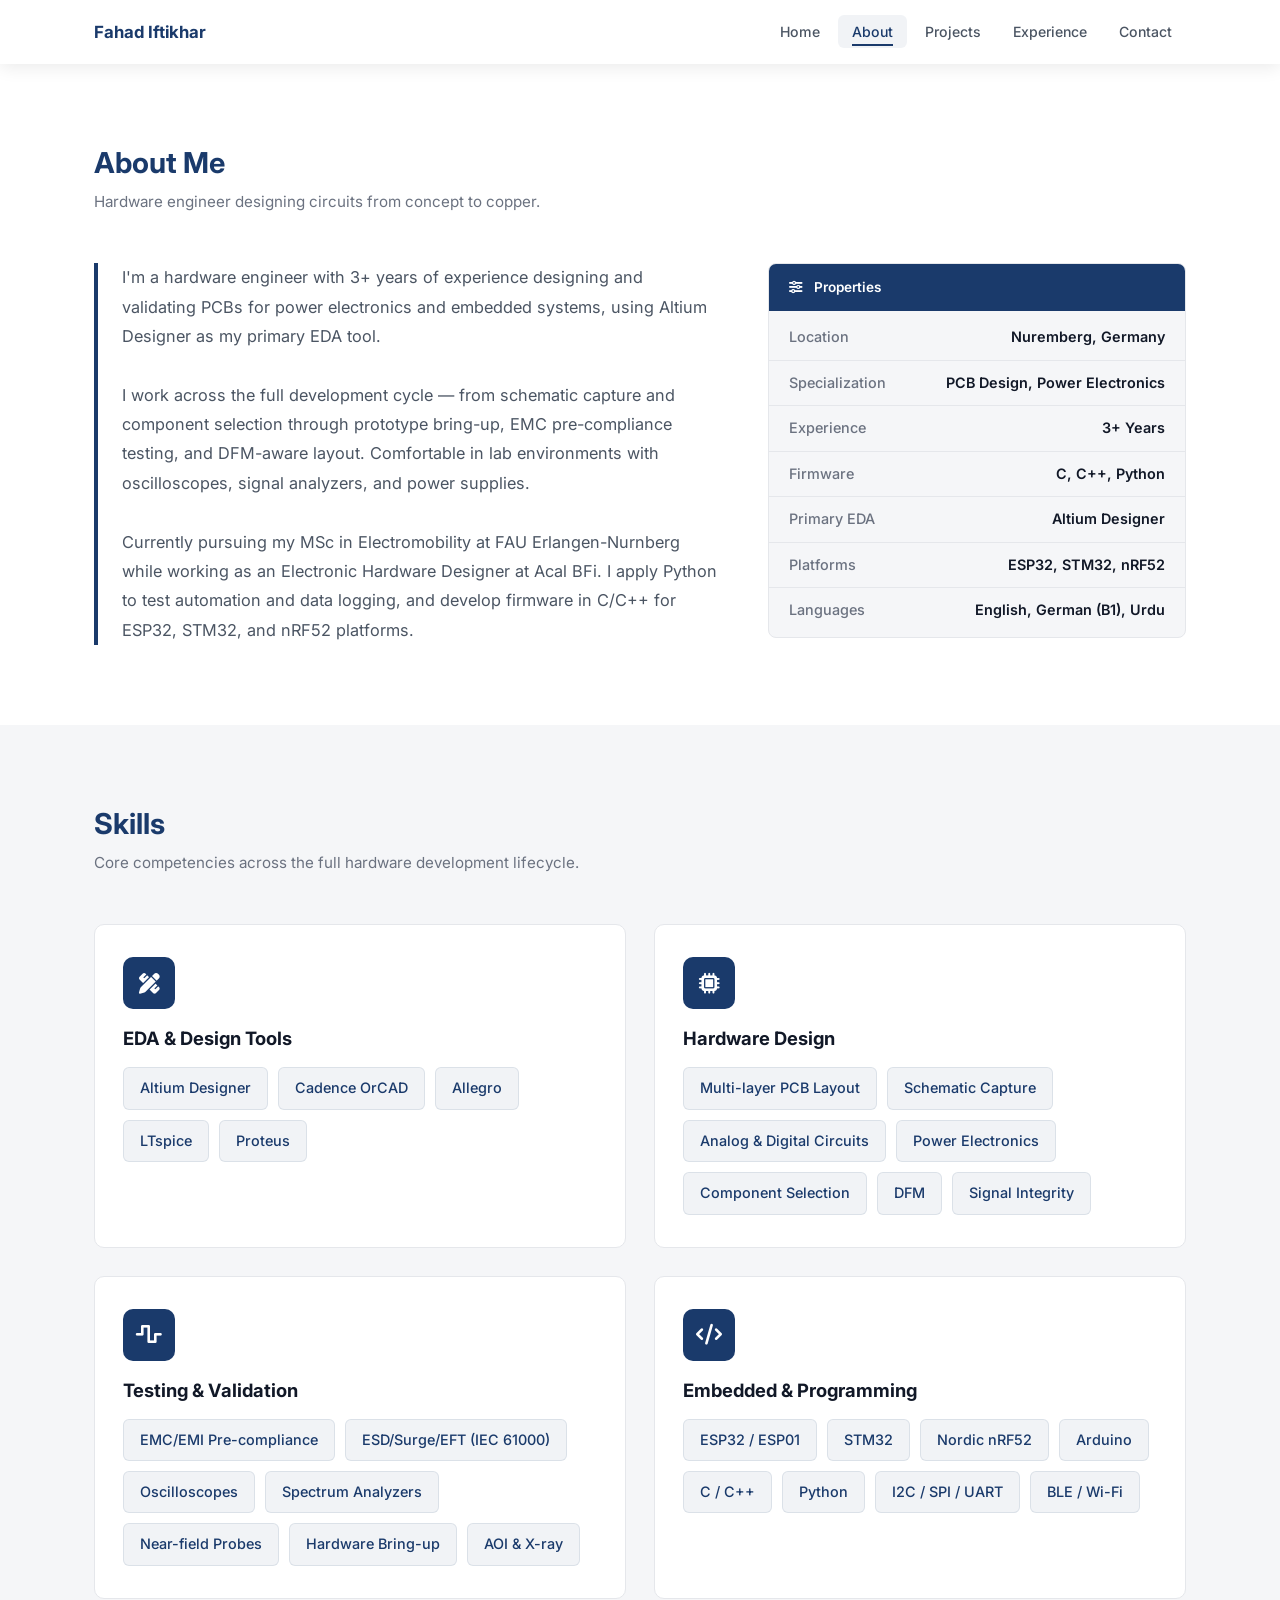
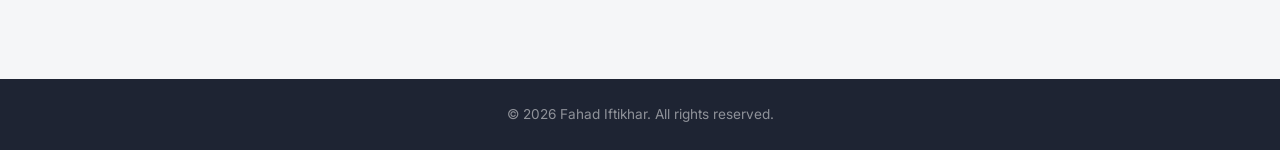
<file: about.html>
<!DOCTYPE html>
<html lang="en">
<head>
    <meta charset="UTF-8">
    <meta name="viewport" content="width=device-width, initial-scale=1.0">
    <title>About | Fahad Iftikhar</title>
    <link rel="preconnect" href="https://fonts.googleapis.com">
    <link rel="preconnect" href="https://fonts.gstatic.com" crossorigin>
    <link href="https://fonts.googleapis.com/css2?family=Playfair+Display:wght@700;800;900&family=Inter:wght@300;400;500;600;700&display=swap" rel="stylesheet">
    <link rel="stylesheet" href="https://cdnjs.cloudflare.com/ajax/libs/font-awesome/6.5.1/css/all.min.css">
    <link rel="stylesheet" href="styles.css">
</head>
<body>

    <!-- NAVBAR -->
    <nav class="navbar navbar--solid" id="navbar">
        <div class="nav-inner">
            <a href="index.html" class="nav-logo">Fahad Iftikhar</a>
            <button class="nav-hamburger" id="navHamburger" aria-label="Toggle navigation">
                <span></span><span></span><span></span>
            </button>
            <ul class="nav-links" id="navLinks">
                <li><a href="index.html">Home</a></li>
                <li><a href="about.html" class="active">About</a></li>
                <li><a href="projects.html">Projects</a></li>
                <li><a href="experience.html">Experience</a></li>
                <li><a href="contact.html">Contact</a></li>
            </ul>
        </div>
    </nav>

    <!-- PAGE HEADER -->
    <div style="height:var(--nav-height);"></div>

    <!-- ABOUT -->
    <section class="section-padding">
        <div class="container">
            <h2 class="section-title">About Me</h2>
            <p class="section-subtitle">Hardware engineer designing circuits from concept to copper.</p>
            <div class="about-grid">
                <div class="about-text">
                    <p>I'm a hardware engineer with 3+ years of experience designing and validating PCBs for power electronics and embedded systems, using Altium Designer as my primary EDA tool.</p>
                    <br>
                    <p>I work across the full development cycle — from schematic capture and component selection through prototype bring-up, EMC pre-compliance testing, and DFM-aware layout. Comfortable in lab environments with oscilloscopes, signal analyzers, and power supplies.</p>
                    <br>
                    <p>Currently pursuing my MSc in Electromobility at FAU Erlangen-Nurnberg while working as an Electronic Hardware Designer at Acal BFi. I apply Python to test automation and data logging, and develop firmware in C/C++ for ESP32, STM32, and nRF52 platforms.</p>
                </div>
                <div class="about-properties">
                    <div class="about-properties-header"><i class="fa-solid fa-sliders" style="margin-right:8px;"></i> Properties</div>
                    <div class="about-properties-body">
                        <div class="prop-row"><span class="prop-key">Location</span><span class="prop-val">Nuremberg, Germany</span></div>
                        <div class="prop-row"><span class="prop-key">Specialization</span><span class="prop-val">PCB Design, Power Electronics</span></div>
                        <div class="prop-row"><span class="prop-key">Experience</span><span class="prop-val">3+ Years</span></div>
                        <div class="prop-row"><span class="prop-key">Firmware</span><span class="prop-val">C, C++, Python</span></div>
                        <div class="prop-row"><span class="prop-key">Primary EDA</span><span class="prop-val">Altium Designer</span></div>
                        <div class="prop-row"><span class="prop-key">Platforms</span><span class="prop-val">ESP32, STM32, nRF52</span></div>
                        <div class="prop-row"><span class="prop-key">Languages</span><span class="prop-val">English, German (B1), Urdu</span></div>
                    </div>
                </div>
            </div>
        </div>
    </section>

    <!-- SKILLS -->
    <section class="section-padding skills-section" style="background:var(--bg-grey);">
        <div class="container">
            <h2 class="section-title">Skills</h2>
            <p class="section-subtitle">Core competencies across the full hardware development lifecycle.</p>
            <div class="skills-grid">
                <div class="skill-card">
                    <div class="skill-card-icon"><i class="fa-solid fa-pen-ruler"></i></div>
                    <h3 class="skill-card-title">EDA & Design Tools</h3>
                    <div class="skill-tags">
                        <span class="skill-tag">Altium Designer</span>
                        <span class="skill-tag">Cadence OrCAD</span>
                        <span class="skill-tag">Allegro</span>
                        <span class="skill-tag">LTspice</span>
                        <span class="skill-tag">Proteus</span>
                    </div>
                </div>
                <div class="skill-card">
                    <div class="skill-card-icon"><i class="fa-solid fa-microchip"></i></div>
                    <h3 class="skill-card-title">Hardware Design</h3>
                    <div class="skill-tags">
                        <span class="skill-tag">Multi-layer PCB Layout</span>
                        <span class="skill-tag">Schematic Capture</span>
                        <span class="skill-tag">Analog & Digital Circuits</span>
                        <span class="skill-tag">Power Electronics</span>
                        <span class="skill-tag">Component Selection</span>
                        <span class="skill-tag">DFM</span>
                        <span class="skill-tag">Signal Integrity</span>
                    </div>
                </div>
                <div class="skill-card">
                    <div class="skill-card-icon"><i class="fa-solid fa-wave-square"></i></div>
                    <h3 class="skill-card-title">Testing & Validation</h3>
                    <div class="skill-tags">
                        <span class="skill-tag">EMC/EMI Pre-compliance</span>
                        <span class="skill-tag">ESD/Surge/EFT (IEC 61000)</span>
                        <span class="skill-tag">Oscilloscopes</span>
                        <span class="skill-tag">Spectrum Analyzers</span>
                        <span class="skill-tag">Near-field Probes</span>
                        <span class="skill-tag">Hardware Bring-up</span>
                        <span class="skill-tag">AOI & X-ray</span>
                    </div>
                </div>
                <div class="skill-card">
                    <div class="skill-card-icon"><i class="fa-solid fa-code"></i></div>
                    <h3 class="skill-card-title">Embedded & Programming</h3>
                    <div class="skill-tags">
                        <span class="skill-tag">ESP32 / ESP01</span>
                        <span class="skill-tag">STM32</span>
                        <span class="skill-tag">Nordic nRF52</span>
                        <span class="skill-tag">Arduino</span>
                        <span class="skill-tag">C / C++</span>
                        <span class="skill-tag">Python</span>
                        <span class="skill-tag">I2C / SPI / UART</span>
                        <span class="skill-tag">BLE / Wi-Fi</span>
                    </div>
                </div>
            </div>
        </div>
    </section>

    <!-- FOOTER -->
    <footer class="footer">
        <div class="container">
            <p>&copy; 2026 Fahad Iftikhar. All rights reserved.</p>
        </div>
    </footer>

    <script src="script.js"></script>
</body>
</html>
</file>
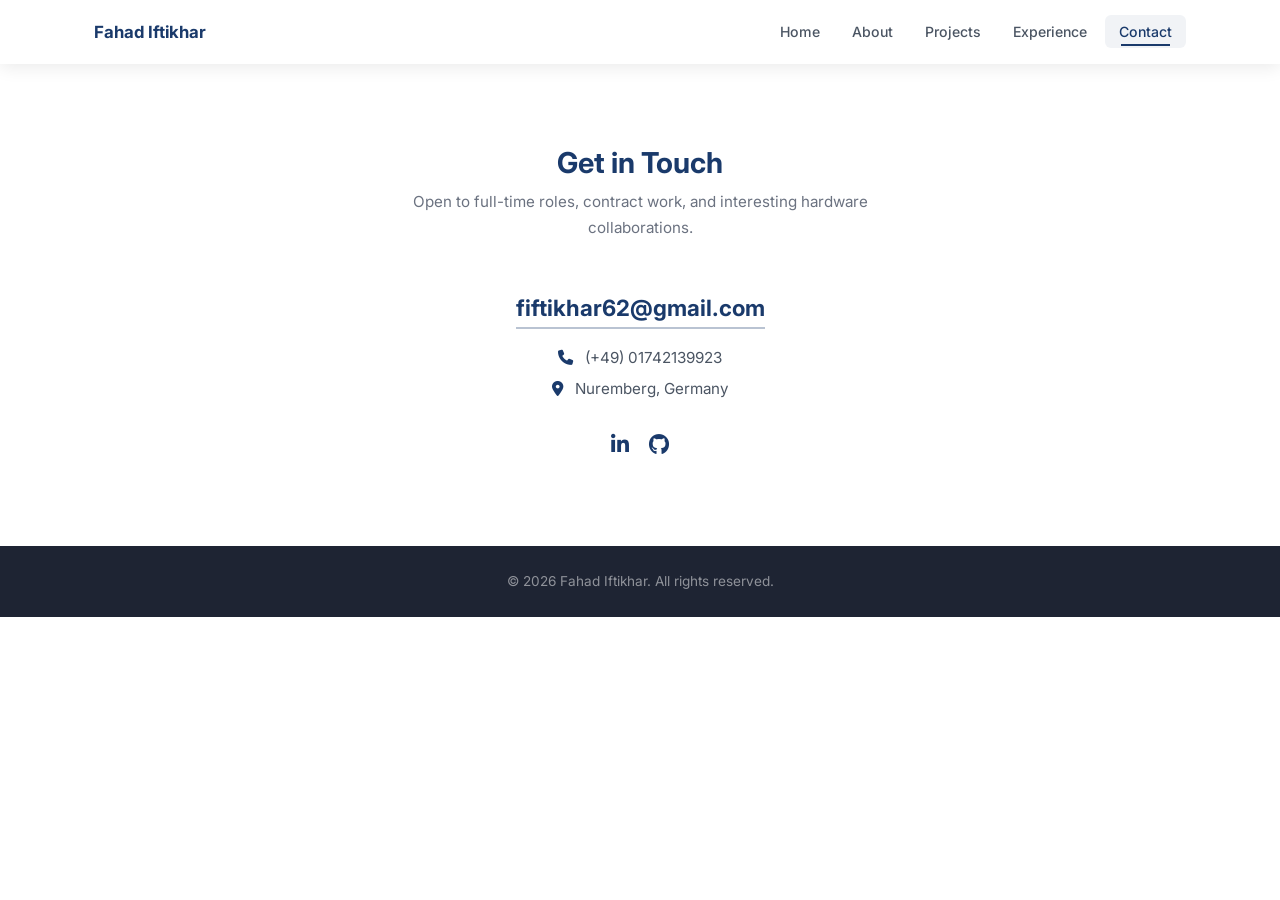
<file: contact.html>
<!DOCTYPE html>
<html lang="en">
<head>
    <meta charset="UTF-8">
    <meta name="viewport" content="width=device-width, initial-scale=1.0">
    <title>Contact | Fahad Iftikhar</title>
    <link rel="preconnect" href="https://fonts.googleapis.com">
    <link rel="preconnect" href="https://fonts.gstatic.com" crossorigin>
    <link href="https://fonts.googleapis.com/css2?family=Playfair+Display:wght@700;800;900&family=Inter:wght@300;400;500;600;700&display=swap" rel="stylesheet">
    <link rel="stylesheet" href="https://cdnjs.cloudflare.com/ajax/libs/font-awesome/6.5.1/css/all.min.css">
    <link rel="stylesheet" href="styles.css">
</head>
<body>

    <!-- NAVBAR -->
    <nav class="navbar navbar--solid" id="navbar">
        <div class="nav-inner">
            <a href="index.html" class="nav-logo">Fahad Iftikhar</a>
            <button class="nav-hamburger" id="navHamburger" aria-label="Toggle navigation">
                <span></span><span></span><span></span>
            </button>
            <ul class="nav-links" id="navLinks">
                <li><a href="index.html">Home</a></li>
                <li><a href="about.html">About</a></li>
                <li><a href="projects.html">Projects</a></li>
                <li><a href="experience.html">Experience</a></li>
                <li><a href="contact.html" class="active">Contact</a></li>
            </ul>
        </div>
    </nav>

    <!-- PAGE HEADER -->
    <div style="height:var(--nav-height);"></div>

    <!-- CONTACT -->
    <section class="section-padding contact-section">
        <div class="container">
            <h2 class="section-title">Get in Touch</h2>
            <p class="section-subtitle" style="margin-left:auto;margin-right:auto;text-align:center;">Open to full-time roles, contract work, and interesting hardware collaborations.</p>

            <a href="mailto:fiftikhar62@gmail.com" class="contact-email">fiftikhar62@gmail.com</a>

            <div class="contact-details">
                <p><i class="fa-solid fa-phone" style="margin-right:8px;color:var(--primary);"></i> (+49) 01742139923</p>
                <p><i class="fa-solid fa-location-dot" style="margin-right:8px;color:var(--primary);"></i> Nuremberg, Germany</p>
                <p style="margin-top:20px;">
                    <a href="https://www.linkedin.com/in/fahadiftikhar62/" target="_blank" style="margin-right:16px;font-size:1.3rem;"><i class="fa-brands fa-linkedin-in"></i></a>
                    <a href="https://github.com/fiftikhar62" target="_blank" style="font-size:1.3rem;"><i class="fa-brands fa-github"></i></a>
                </p>
            </div>
        </div>
    </section>

    <!-- FOOTER -->
    <footer class="footer">
        <div class="container">
            <p>&copy; 2026 Fahad Iftikhar. All rights reserved.</p>
        </div>
    </footer>

    <script src="script.js"></script>
</body>
</html>
</file>
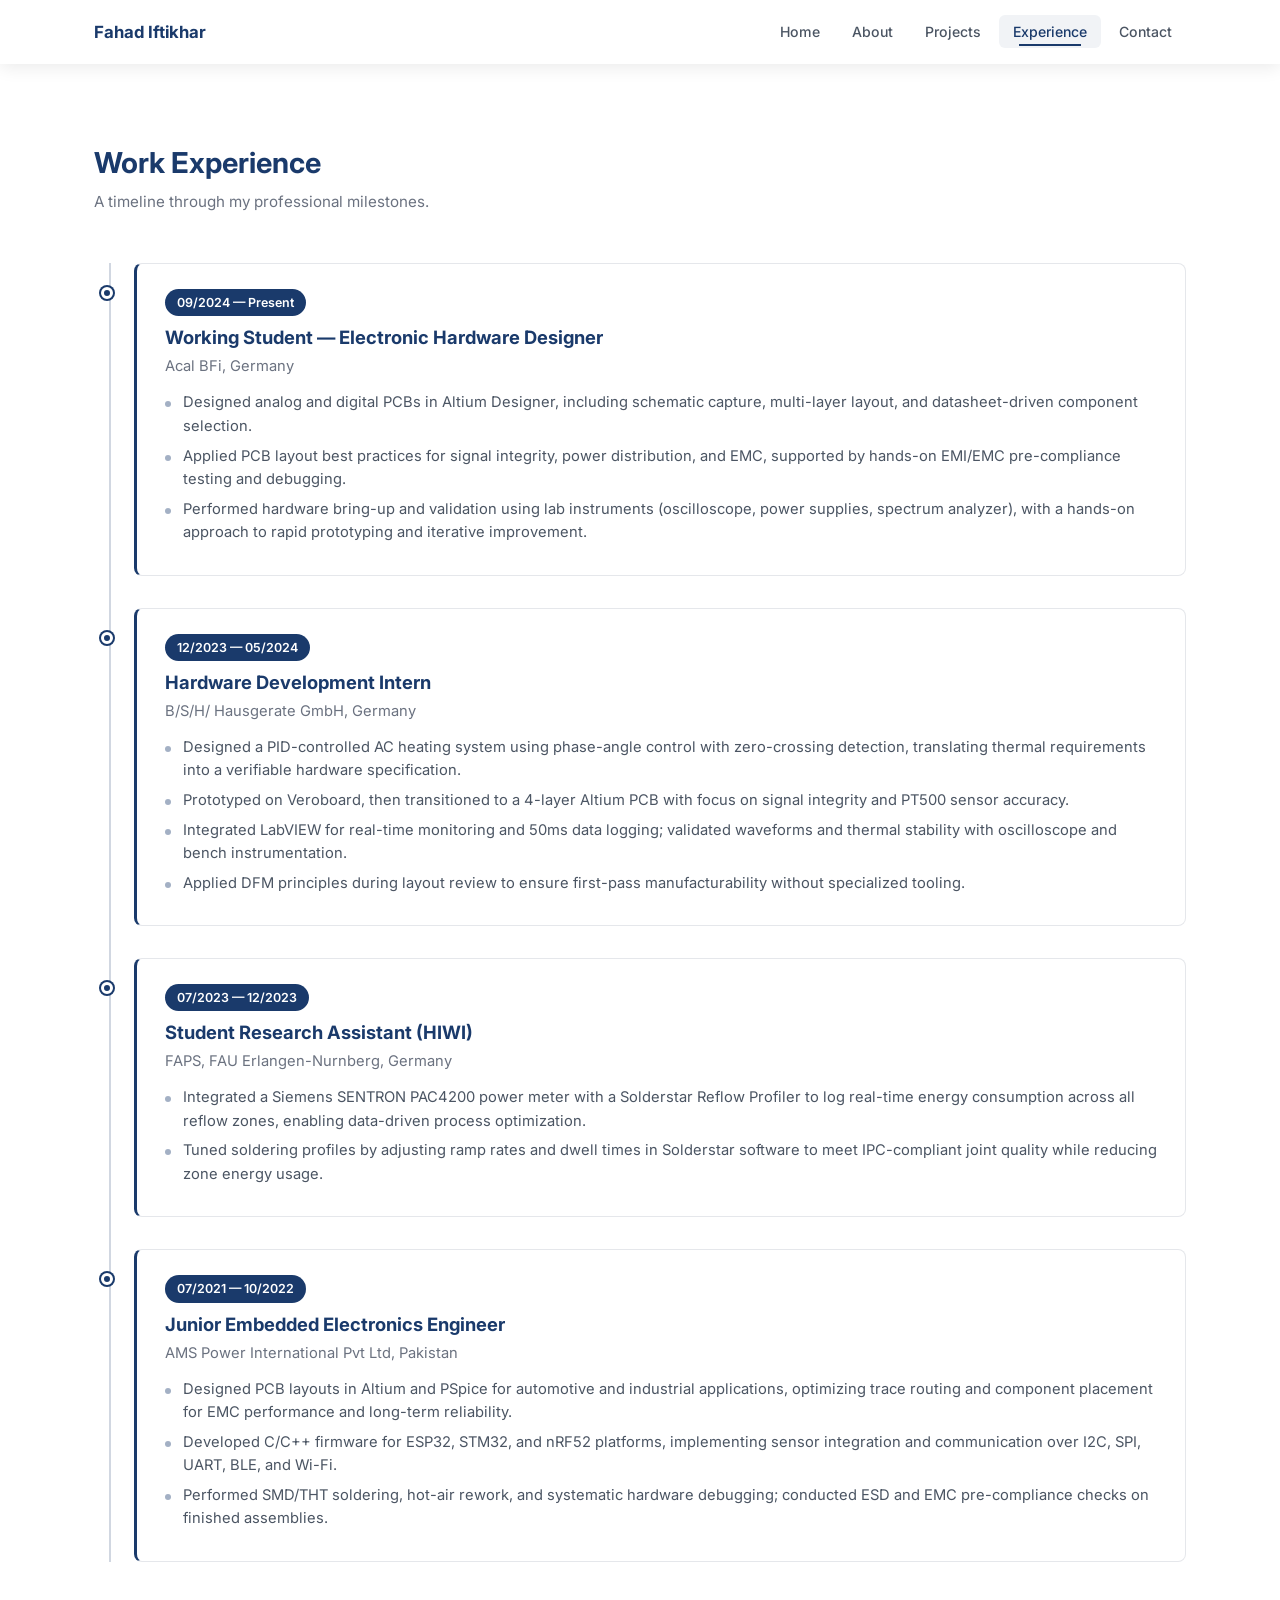
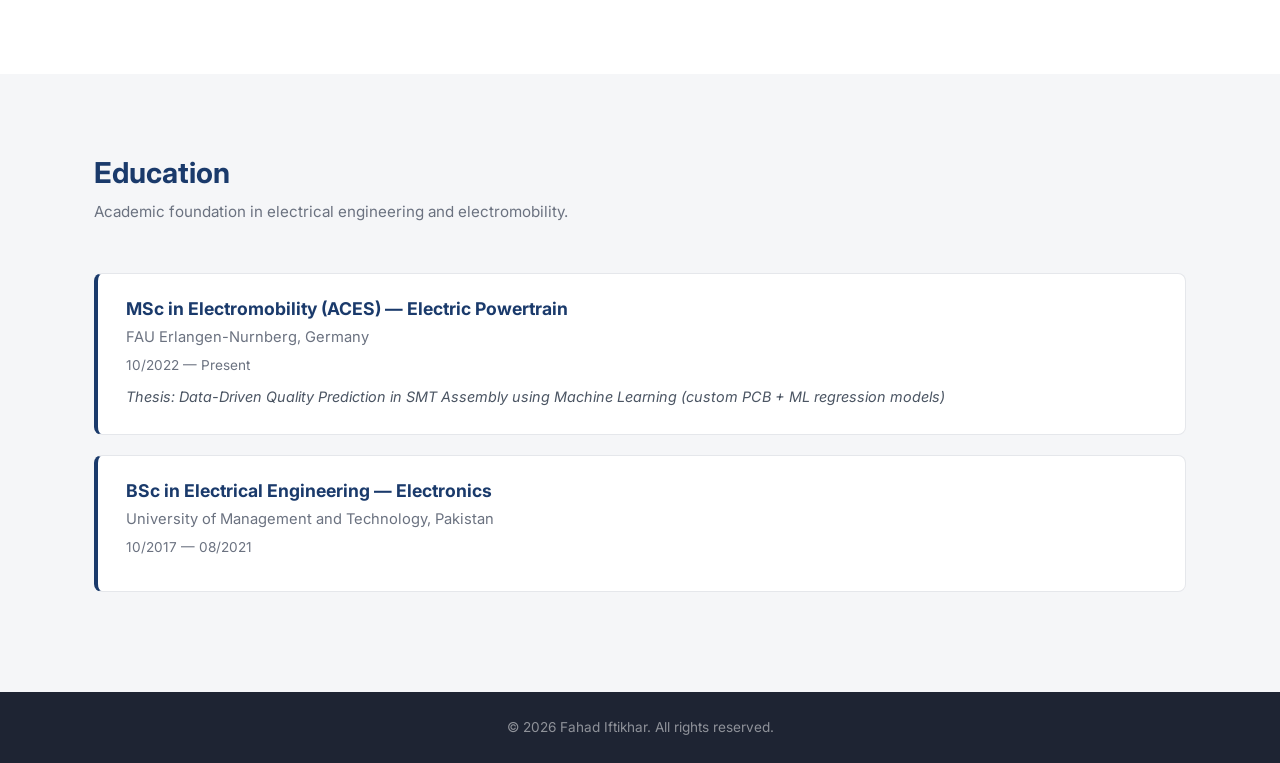
<file: experience.html>
<!DOCTYPE html>
<html lang="en">
<head>
    <meta charset="UTF-8">
    <meta name="viewport" content="width=device-width, initial-scale=1.0">
    <title>Experience | Fahad Iftikhar</title>
    <link rel="preconnect" href="https://fonts.googleapis.com">
    <link rel="preconnect" href="https://fonts.gstatic.com" crossorigin>
    <link href="https://fonts.googleapis.com/css2?family=Playfair+Display:wght@700;800;900&family=Inter:wght@300;400;500;600;700&display=swap" rel="stylesheet">
    <link rel="stylesheet" href="https://cdnjs.cloudflare.com/ajax/libs/font-awesome/6.5.1/css/all.min.css">
    <link rel="stylesheet" href="styles.css">
</head>
<body>

    <!-- NAVBAR -->
    <nav class="navbar navbar--solid" id="navbar">
        <div class="nav-inner">
            <a href="index.html" class="nav-logo">Fahad Iftikhar</a>
            <button class="nav-hamburger" id="navHamburger" aria-label="Toggle navigation">
                <span></span><span></span><span></span>
            </button>
            <ul class="nav-links" id="navLinks">
                <li><a href="index.html">Home</a></li>
                <li><a href="about.html">About</a></li>
                <li><a href="projects.html">Projects</a></li>
                <li><a href="experience.html" class="active">Experience</a></li>
                <li><a href="contact.html">Contact</a></li>
            </ul>
        </div>
    </nav>

    <!-- PAGE HEADER -->
    <div style="height:var(--nav-height);"></div>

    <!-- WORK EXPERIENCE -->
    <section class="section-padding">
        <div class="container">
            <h2 class="section-title">Work Experience</h2>
            <p class="section-subtitle">A timeline through my professional milestones.</p>
            <div class="timeline">

                <div class="timeline-item">
                    <div class="timeline-dot"></div>
                    <div class="timeline-card">
                        <span class="timeline-date">09/2024 — Present</span>
                        <h3 class="timeline-role">Working Student — Electronic Hardware Designer</h3>
                        <p class="timeline-org">Acal BFi, Germany</p>
                        <ul class="timeline-desc">
                            <li>Designed analog and digital PCBs in Altium Designer, including schematic capture, multi-layer layout, and datasheet-driven component selection.</li>
                            <li>Applied PCB layout best practices for signal integrity, power distribution, and EMC, supported by hands-on EMI/EMC pre-compliance testing and debugging.</li>
                            <li>Performed hardware bring-up and validation using lab instruments (oscilloscope, power supplies, spectrum analyzer), with a hands-on approach to rapid prototyping and iterative improvement.</li>
                        </ul>
                    </div>
                </div>

                <div class="timeline-item">
                    <div class="timeline-dot"></div>
                    <div class="timeline-card">
                        <span class="timeline-date">12/2023 — 05/2024</span>
                        <h3 class="timeline-role">Hardware Development Intern</h3>
                        <p class="timeline-org">B/S/H/ Hausgerate GmbH, Germany</p>
                        <ul class="timeline-desc">
                            <li>Designed a PID-controlled AC heating system using phase-angle control with zero-crossing detection, translating thermal requirements into a verifiable hardware specification.</li>
                            <li>Prototyped on Veroboard, then transitioned to a 4-layer Altium PCB with focus on signal integrity and PT500 sensor accuracy.</li>
                            <li>Integrated LabVIEW for real-time monitoring and 50ms data logging; validated waveforms and thermal stability with oscilloscope and bench instrumentation.</li>
                            <li>Applied DFM principles during layout review to ensure first-pass manufacturability without specialized tooling.</li>
                        </ul>
                    </div>
                </div>

                <div class="timeline-item">
                    <div class="timeline-dot"></div>
                    <div class="timeline-card">
                        <span class="timeline-date">07/2023 — 12/2023</span>
                        <h3 class="timeline-role">Student Research Assistant (HIWI)</h3>
                        <p class="timeline-org">FAPS, FAU Erlangen-Nurnberg, Germany</p>
                        <ul class="timeline-desc">
                            <li>Integrated a Siemens SENTRON PAC4200 power meter with a Solderstar Reflow Profiler to log real-time energy consumption across all reflow zones, enabling data-driven process optimization.</li>
                            <li>Tuned soldering profiles by adjusting ramp rates and dwell times in Solderstar software to meet IPC-compliant joint quality while reducing zone energy usage.</li>
                        </ul>
                    </div>
                </div>

                <div class="timeline-item">
                    <div class="timeline-dot"></div>
                    <div class="timeline-card">
                        <span class="timeline-date">07/2021 — 10/2022</span>
                        <h3 class="timeline-role">Junior Embedded Electronics Engineer</h3>
                        <p class="timeline-org">AMS Power International Pvt Ltd, Pakistan</p>
                        <ul class="timeline-desc">
                            <li>Designed PCB layouts in Altium and PSpice for automotive and industrial applications, optimizing trace routing and component placement for EMC performance and long-term reliability.</li>
                            <li>Developed C/C++ firmware for ESP32, STM32, and nRF52 platforms, implementing sensor integration and communication over I2C, SPI, UART, BLE, and Wi-Fi.</li>
                            <li>Performed SMD/THT soldering, hot-air rework, and systematic hardware debugging; conducted ESD and EMC pre-compliance checks on finished assemblies.</li>
                        </ul>
                    </div>
                </div>

            </div>
        </div>
    </section>

    <!-- EDUCATION -->
    <section class="section-padding" style="background:var(--bg-grey);">
        <div class="container">
            <h2 class="section-title">Education</h2>
            <p class="section-subtitle">Academic foundation in electrical engineering and electromobility.</p>

            <div class="education-card">
                <h3 class="education-degree">MSc in Electromobility (ACES) — Electric Powertrain</h3>
                <p class="education-school">FAU Erlangen-Nurnberg, Germany</p>
                <p class="education-date">10/2022 — Present</p>
                <p class="education-thesis">Thesis: Data-Driven Quality Prediction in SMT Assembly using Machine Learning (custom PCB + ML regression models)</p>
            </div>

            <div class="education-card">
                <h3 class="education-degree">BSc in Electrical Engineering — Electronics</h3>
                <p class="education-school">University of Management and Technology, Pakistan</p>
                <p class="education-date">10/2017 — 08/2021</p>
            </div>

        </div>
    </section>

    <!-- FOOTER -->
    <footer class="footer">
        <div class="container">
            <p>&copy; 2026 Fahad Iftikhar. All rights reserved.</p>
        </div>
    </footer>

    <script src="script.js"></script>
</body>
</html>
</file>
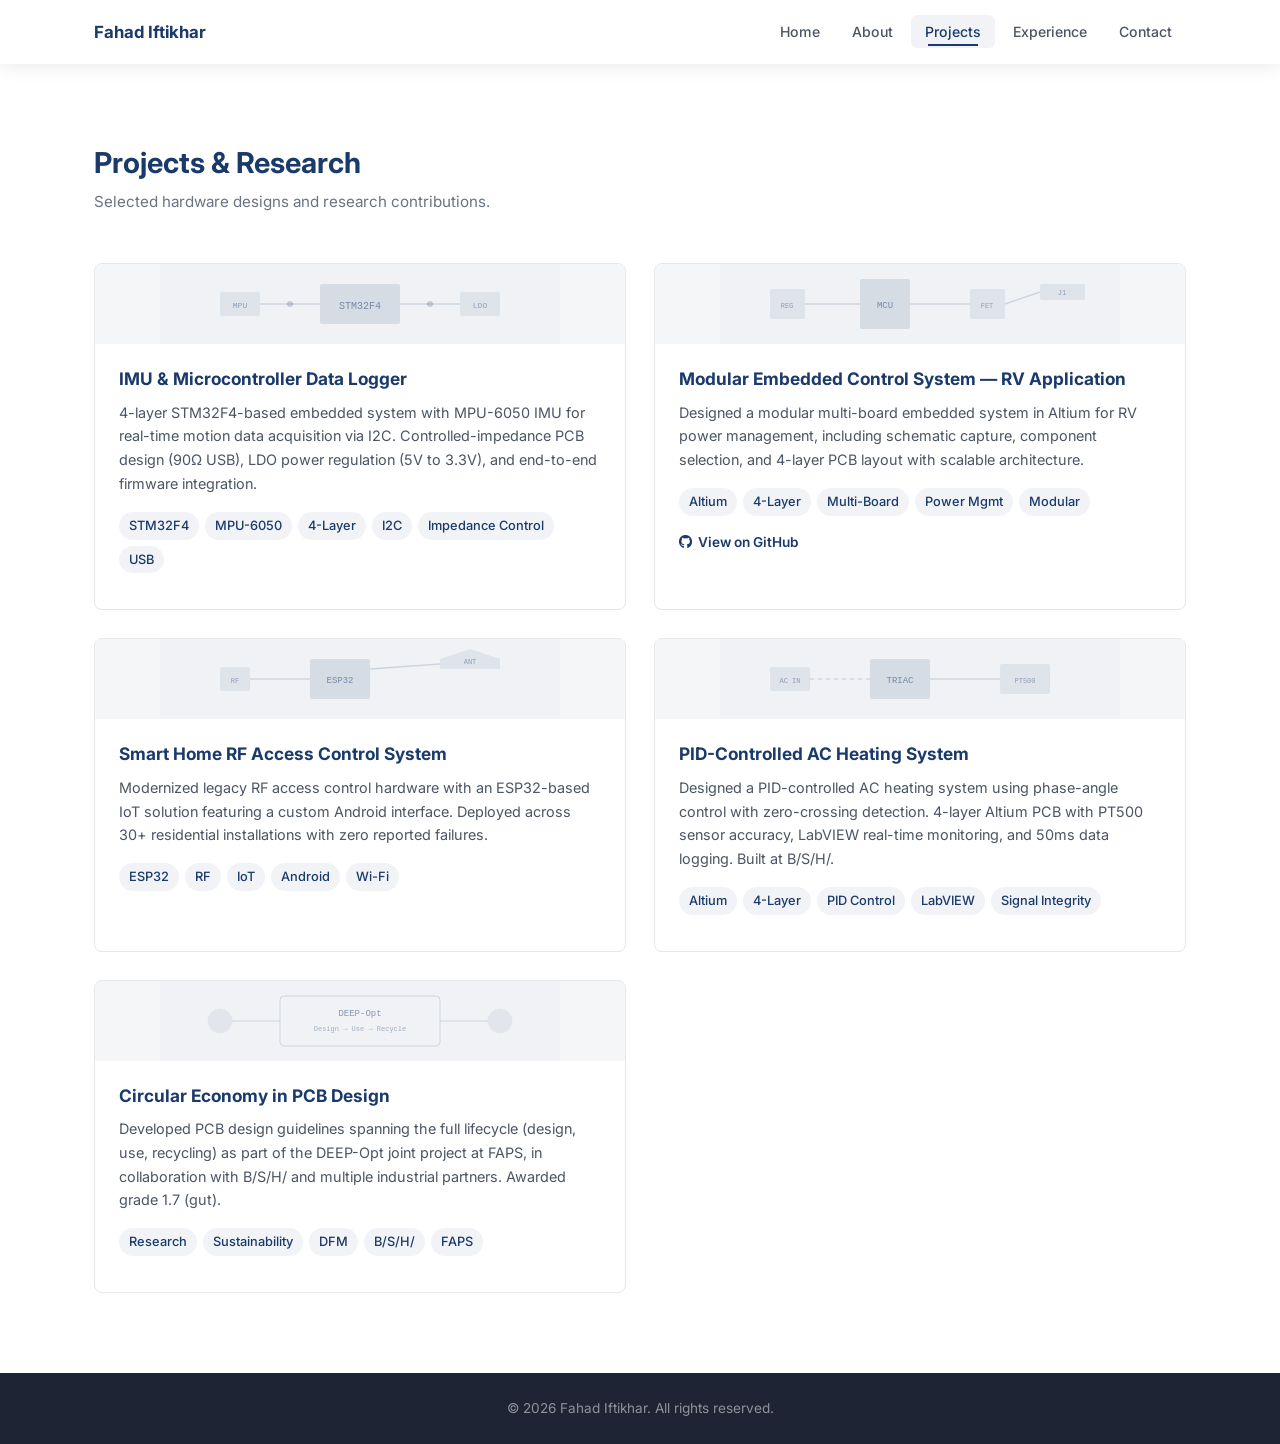
<file: projects.html>
<!DOCTYPE html>
<html lang="en">
<head>
    <meta charset="UTF-8">
    <meta name="viewport" content="width=device-width, initial-scale=1.0">
    <title>Projects | Fahad Iftikhar</title>
    <link rel="preconnect" href="https://fonts.googleapis.com">
    <link rel="preconnect" href="https://fonts.gstatic.com" crossorigin>
    <link href="https://fonts.googleapis.com/css2?family=Playfair+Display:wght@700;800;900&family=Inter:wght@300;400;500;600;700&display=swap" rel="stylesheet">
    <link rel="stylesheet" href="https://cdnjs.cloudflare.com/ajax/libs/font-awesome/6.5.1/css/all.min.css">
    <link rel="stylesheet" href="styles.css">
</head>
<body>

    <!-- NAVBAR -->
    <nav class="navbar navbar--solid" id="navbar">
        <div class="nav-inner">
            <a href="index.html" class="nav-logo">Fahad Iftikhar</a>
            <button class="nav-hamburger" id="navHamburger" aria-label="Toggle navigation">
                <span></span><span></span><span></span>
            </button>
            <ul class="nav-links" id="navLinks">
                <li><a href="index.html">Home</a></li>
                <li><a href="about.html">About</a></li>
                <li><a href="projects.html" class="active">Projects</a></li>
                <li><a href="experience.html">Experience</a></li>
                <li><a href="contact.html">Contact</a></li>
            </ul>
        </div>
    </nav>

    <!-- PAGE HEADER -->
    <div style="height:var(--nav-height);"></div>

    <!-- PROJECTS -->
    <section class="section-padding">
        <div class="container">
            <h2 class="section-title">Projects & Research</h2>
            <p class="section-subtitle">Selected hardware designs and research contributions.</p>
            <div class="projects-grid">

                <!-- Project 1 -->
                <div class="project-card">
                    <div class="project-decoration">
                        <svg viewBox="0 0 400 80" xmlns="http://www.w3.org/2000/svg">
                            <rect fill="#f0f2f5" width="400" height="80"/>
                            <rect x="160" y="20" width="80" height="40" rx="2" fill="#1a3a6b" opacity="0.12"/>
                            <text x="200" y="45" text-anchor="middle" font-size="10" fill="#1a3a6b" opacity="0.5" font-family="monospace">STM32F4</text>
                            <rect x="60" y="28" width="40" height="24" rx="2" fill="#1a3a6b" opacity="0.08"/>
                            <text x="80" y="44" text-anchor="middle" font-size="8" fill="#1a3a6b" opacity="0.4" font-family="monospace">MPU</text>
                            <rect x="300" y="28" width="40" height="24" rx="2" fill="#1a3a6b" opacity="0.08"/>
                            <text x="320" y="44" text-anchor="middle" font-size="8" fill="#1a3a6b" opacity="0.4" font-family="monospace">LDO</text>
                            <line x1="100" y1="40" x2="160" y2="40" stroke="#1a3a6b" stroke-width="1.5" opacity="0.15"/>
                            <line x1="240" y1="40" x2="300" y2="40" stroke="#1a3a6b" stroke-width="1.5" opacity="0.15"/>
                            <circle cx="130" cy="40" r="3" fill="#1a3a6b" opacity="0.2"/>
                            <circle cx="270" cy="40" r="3" fill="#1a3a6b" opacity="0.2"/>
                        </svg>
                    </div>
                    <div class="project-body">
                        <h3 class="project-name">IMU & Microcontroller Data Logger</h3>
                        <p class="project-desc">4-layer STM32F4-based embedded system with MPU-6050 IMU for real-time motion data acquisition via I2C. Controlled-impedance PCB design (90&#8486; USB), LDO power regulation (5V to 3.3V), and end-to-end firmware integration.</p>
                        <div class="project-tags">
                            <span class="project-tag">STM32F4</span>
                            <span class="project-tag">MPU-6050</span>
                            <span class="project-tag">4-Layer</span>
                            <span class="project-tag">I2C</span>
                            <span class="project-tag">Impedance Control</span>
                            <span class="project-tag">USB</span>
                        </div>
                    </div>
                </div>

                <!-- Project 2 -->
                <div class="project-card">
                    <div class="project-decoration">
                        <svg viewBox="0 0 400 80" xmlns="http://www.w3.org/2000/svg">
                            <rect fill="#f0f2f5" width="400" height="80"/>
                            <rect x="140" y="15" width="50" height="50" rx="2" fill="#1a3a6b" opacity="0.12"/>
                            <text x="165" y="44" text-anchor="middle" font-size="9" fill="#1a3a6b" opacity="0.5" font-family="monospace">MCU</text>
                            <rect x="50" y="25" width="35" height="30" rx="2" fill="#1a3a6b" opacity="0.08"/>
                            <text x="67" y="44" text-anchor="middle" font-size="7" fill="#1a3a6b" opacity="0.4" font-family="monospace">REG</text>
                            <rect x="250" y="25" width="35" height="30" rx="2" fill="#1a3a6b" opacity="0.08"/>
                            <text x="267" y="44" text-anchor="middle" font-size="7" fill="#1a3a6b" opacity="0.4" font-family="monospace">FET</text>
                            <rect x="320" y="20" width="45" height="16" rx="2" fill="#1a3a6b" opacity="0.08"/>
                            <text x="342" y="31" text-anchor="middle" font-size="7" fill="#1a3a6b" opacity="0.4" font-family="monospace">J1</text>
                            <line x1="85" y1="40" x2="140" y2="40" stroke="#1a3a6b" stroke-width="1.5" opacity="0.15"/>
                            <line x1="190" y1="40" x2="250" y2="40" stroke="#1a3a6b" stroke-width="1.5" opacity="0.15"/>
                            <line x1="285" y1="40" x2="320" y2="28" stroke="#1a3a6b" stroke-width="1.5" opacity="0.15"/>
                        </svg>
                    </div>
                    <div class="project-body">
                        <h3 class="project-name">Modular Embedded Control System — RV Application</h3>
                        <p class="project-desc">Designed a modular multi-board embedded system in Altium for RV power management, including schematic capture, component selection, and 4-layer PCB layout with scalable architecture.</p>
                        <div class="project-tags">
                            <span class="project-tag">Altium</span>
                            <span class="project-tag">4-Layer</span>
                            <span class="project-tag">Multi-Board</span>
                            <span class="project-tag">Power Mgmt</span>
                            <span class="project-tag">Modular</span>
                        </div>
                        <a href="https://github.com/fiftikhar62" target="_blank" class="project-link"><i class="fa-brands fa-github"></i> View on GitHub</a>
                    </div>
                </div>

                <!-- Project 3 -->
                <div class="project-card">
                    <div class="project-decoration">
                        <svg viewBox="0 0 400 80" xmlns="http://www.w3.org/2000/svg">
                            <rect fill="#f0f2f5" width="400" height="80"/>
                            <rect x="150" y="20" width="60" height="40" rx="2" fill="#1a3a6b" opacity="0.12"/>
                            <text x="180" y="44" text-anchor="middle" font-size="9" fill="#1a3a6b" opacity="0.5" font-family="monospace">ESP32</text>
                            <path d="M280 20 L310 10 L340 20 L340 30 L280 30 Z" fill="#1a3a6b" opacity="0.08"/>
                            <text x="310" y="25" text-anchor="middle" font-size="7" fill="#1a3a6b" opacity="0.4" font-family="monospace">ANT</text>
                            <rect x="60" y="28" width="30" height="24" rx="2" fill="#1a3a6b" opacity="0.08"/>
                            <text x="75" y="44" text-anchor="middle" font-size="7" fill="#1a3a6b" opacity="0.4" font-family="monospace">RF</text>
                            <line x1="90" y1="40" x2="150" y2="40" stroke="#1a3a6b" stroke-width="1.5" opacity="0.15"/>
                            <line x1="210" y1="30" x2="280" y2="25" stroke="#1a3a6b" stroke-width="1.5" opacity="0.15"/>
                        </svg>
                    </div>
                    <div class="project-body">
                        <h3 class="project-name">Smart Home RF Access Control System</h3>
                        <p class="project-desc">Modernized legacy RF access control hardware with an ESP32-based IoT solution featuring a custom Android interface. Deployed across 30+ residential installations with zero reported failures.</p>
                        <div class="project-tags">
                            <span class="project-tag">ESP32</span>
                            <span class="project-tag">RF</span>
                            <span class="project-tag">IoT</span>
                            <span class="project-tag">Android</span>
                            <span class="project-tag">Wi-Fi</span>
                        </div>
                    </div>
                </div>

                <!-- Project 4 -->
                <div class="project-card">
                    <div class="project-decoration">
                        <svg viewBox="0 0 400 80" xmlns="http://www.w3.org/2000/svg">
                            <rect fill="#f0f2f5" width="400" height="80"/>
                            <rect x="150" y="20" width="60" height="40" rx="2" fill="#1a3a6b" opacity="0.12"/>
                            <text x="180" y="44" text-anchor="middle" font-size="9" fill="#1a3a6b" opacity="0.5" font-family="monospace">TRIAC</text>
                            <rect x="280" y="25" width="50" height="30" rx="2" fill="#1a3a6b" opacity="0.08"/>
                            <text x="305" y="44" text-anchor="middle" font-size="7" fill="#1a3a6b" opacity="0.4" font-family="monospace">PT500</text>
                            <rect x="50" y="28" width="40" height="24" rx="2" fill="#1a3a6b" opacity="0.08"/>
                            <text x="70" y="44" text-anchor="middle" font-size="7" fill="#1a3a6b" opacity="0.4" font-family="monospace">AC IN</text>
                            <line x1="90" y1="40" x2="150" y2="40" stroke="#1a3a6b" stroke-width="1.5" opacity="0.15" stroke-dasharray="4"/>
                            <line x1="210" y1="40" x2="280" y2="40" stroke="#1a3a6b" stroke-width="1.5" opacity="0.15"/>
                        </svg>
                    </div>
                    <div class="project-body">
                        <h3 class="project-name">PID-Controlled AC Heating System</h3>
                        <p class="project-desc">Designed a PID-controlled AC heating system using phase-angle control with zero-crossing detection. 4-layer Altium PCB with PT500 sensor accuracy, LabVIEW real-time monitoring, and 50ms data logging. Built at B/S/H/.</p>
                        <div class="project-tags">
                            <span class="project-tag">Altium</span>
                            <span class="project-tag">4-Layer</span>
                            <span class="project-tag">PID Control</span>
                            <span class="project-tag">LabVIEW</span>
                            <span class="project-tag">Signal Integrity</span>
                        </div>
                    </div>
                </div>

                <!-- Project 5 -->
                <div class="project-card">
                    <div class="project-decoration">
                        <svg viewBox="0 0 400 80" xmlns="http://www.w3.org/2000/svg">
                            <rect fill="#f0f2f5" width="400" height="80"/>
                            <rect x="120" y="15" width="160" height="50" rx="4" fill="none" stroke="#1a3a6b" stroke-width="1" opacity="0.15"/>
                            <text x="200" y="35" text-anchor="middle" font-size="9" fill="#1a3a6b" opacity="0.5" font-family="monospace">DEEP-Opt</text>
                            <text x="200" y="50" text-anchor="middle" font-size="7" fill="#1a3a6b" opacity="0.35" font-family="monospace">Design &rarr; Use &rarr; Recycle</text>
                            <circle cx="60" cy="40" r="12" fill="#1a3a6b" opacity="0.06" stroke="#1a3a6b" stroke-width="1" opacity="0.12"/>
                            <circle cx="340" cy="40" r="12" fill="#1a3a6b" opacity="0.06" stroke="#1a3a6b" stroke-width="1" opacity="0.12"/>
                            <line x1="72" y1="40" x2="120" y2="40" stroke="#1a3a6b" stroke-width="1" opacity="0.15"/>
                            <line x1="280" y1="40" x2="328" y2="40" stroke="#1a3a6b" stroke-width="1" opacity="0.15"/>
                        </svg>
                    </div>
                    <div class="project-body">
                        <h3 class="project-name">Circular Economy in PCB Design</h3>
                        <p class="project-desc">Developed PCB design guidelines spanning the full lifecycle (design, use, recycling) as part of the DEEP-Opt joint project at FAPS, in collaboration with B/S/H/ and multiple industrial partners. Awarded grade 1.7 (gut).</p>
                        <div class="project-tags">
                            <span class="project-tag">Research</span>
                            <span class="project-tag">Sustainability</span>
                            <span class="project-tag">DFM</span>
                            <span class="project-tag">B/S/H/</span>
                            <span class="project-tag">FAPS</span>
                        </div>
                    </div>
                </div>

            </div>
        </div>
    </section>

    <!-- FOOTER -->
    <footer class="footer">
        <div class="container">
            <p>&copy; 2026 Fahad Iftikhar. All rights reserved.</p>
        </div>
    </footer>

    <script src="script.js"></script>
</body>
</html>
</file>
<file: styles.css>
/* ============================================================
   FAHAD IFTIKHAR — PORTFOLIO STYLESHEET
   ============================================================ */

/* ============================================================
   1. CSS CUSTOM PROPERTIES AND RESET
   ============================================================ */

:root {
    --primary: #1a3a6b;
    --primary-light: #2c5299;
    --primary-bg: rgba(26,58,107,0.06);
    --bg-white: #ffffff;
    --bg-grey: #f5f6f8;
    --bg-dark: #1e2433;
    --text-primary: #111827;
    --text-secondary: #4b5563;
    --text-muted: #6b7280;
    --border: #e5e7eb;
    --shadow-sm: 0 1px 3px rgba(0,0,0,0.06);
    --shadow-md: 0 4px 16px rgba(0,0,0,0.08);
    --font-main: 'Inter', -apple-system, BlinkMacSystemFont, sans-serif;
    --font-display: 'Playfair Display', Georgia, serif;
    --nav-height: 64px;
    --container-width: 1140px;
}

*, *::before, *::after { margin: 0; padding: 0; box-sizing: border-box; }
html { scroll-behavior: smooth; scroll-padding-top: var(--nav-height); }
body { font-family: var(--font-main); background: var(--bg-white); color: var(--text-primary); line-height: 1.7; font-size: 1rem; overflow-x: hidden; }
a { color: var(--primary); text-decoration: none; transition: color 0.2s; }
a:hover { color: var(--primary-light); }
h1 { font-family: var(--font-display); font-weight: 900; line-height: 1.1; color: var(--primary); }
h2, h3, h4 { font-weight: 700; line-height: 1.3; color: var(--primary); }
img { max-width: 100%; height: auto; }
.container { max-width: var(--container-width); margin: 0 auto; padding: 0 24px; }
.section-padding { padding: 80px 0; }
.section-title { font-size: 1.8rem; margin-bottom: 8px; }
.section-subtitle { color: var(--text-muted); font-size: 0.95rem; max-width: 540px; margin-bottom: 48px; }

/* ============================================================
   2. NAVBAR
   ============================================================ */

.navbar {
    position: fixed;
    top: 0;
    left: 0;
    right: 0;
    height: var(--nav-height);
    z-index: 1000;
    transition: background 0.3s, box-shadow 0.3s;
}

.navbar--transparent {
    background: transparent;
}

.navbar--solid {
    background: var(--bg-white);
    box-shadow: var(--shadow-md);
}

.nav-inner {
    display: flex;
    align-items: center;
    justify-content: space-between;
    height: 100%;
    max-width: var(--container-width);
    margin: 0 auto;
    padding: 0 24px;
}

.nav-logo {
    font-weight: 700;
    font-size: 1.05rem;
    transition: color 0.2s;
}

.navbar--transparent .nav-logo {
    color: #ffffff;
}

.navbar--solid .nav-logo {
    color: var(--primary);
}

.nav-links {
    display: flex;
    align-items: center;
    gap: 4px;
    list-style: none;
}

.nav-links a {
    font-size: 0.88rem;
    font-weight: 500;
    padding: 8px 14px;
    border-radius: 6px;
    transition: color 0.2s, background 0.2s;
}

.navbar--transparent .nav-links a {
    color: rgba(255, 255, 255, 0.85);
}

.navbar--transparent .nav-links a:hover,
.navbar--transparent .nav-links a.active {
    color: #ffffff;
    background: rgba(255, 255, 255, 0.15);
}

.navbar--solid .nav-links a {
    color: var(--text-secondary);
}

.navbar--solid .nav-links a:hover,
.navbar--solid .nav-links a.active {
    color: var(--primary);
    background: var(--primary-bg);
}

.nav-hamburger {
    display: none;
    flex-direction: column;
    justify-content: center;
    gap: 5px;
    width: 36px;
    height: 36px;
    background: none;
    border: none;
    cursor: pointer;
    padding: 4px;
}

.nav-hamburger span {
    display: block;
    width: 100%;
    height: 2px;
    border-radius: 2px;
    transition: transform 0.3s, opacity 0.3s, background 0.3s;
}

.navbar--transparent .nav-hamburger span {
    background: #ffffff;
}

.navbar--solid .nav-hamburger span {
    background: var(--text-primary);
}

.nav-hamburger.open span:nth-child(1) {
    transform: translateY(7px) rotate(45deg);
}

.nav-hamburger.open span:nth-child(2) {
    opacity: 0;
}

.nav-hamburger.open span:nth-child(3) {
    transform: translateY(-7px) rotate(-45deg);
}

/* ============================================================
   3. HERO
   ============================================================ */

@keyframes bounce {
    0%, 100% { transform: translateY(0); }
    50% { transform: translateY(8px); }
}

/* Background image slideshow — 4 slides, 24s total cycle */
@keyframes heroSlide {
    0%      { opacity: 0; }
    4%      { opacity: 1; }
    25%     { opacity: 1; }
    29%     { opacity: 0; }
    100%    { opacity: 0; }
}

.hero {
    min-height: 100vh;
    display: flex;
    align-items: center;
    justify-content: center;
    background: #0d1b2a;
    position: relative;
    overflow: hidden;
}

.hero-slideshow {
    position: absolute;
    inset: 0;
    z-index: 0;
}

.hero-slide {
    position: absolute;
    inset: 0;
    background-size: cover;
    background-position: center;
    opacity: 0;
    animation: heroSlide 24s infinite;
    transform: scale(1.05);
    transition: transform 8s ease;
}

.hero-slide--1 {
    background-image: url('https://images.unsplash.com/photo-1518770660439-4636190af475?w=1920&q=80');
    animation-delay: 0s;
}

.hero-slide--2 {
    background-image: url('https://images.unsplash.com/photo-1611532736597-de2d4265fba3?w=1920&q=80');
    animation-delay: 6s;
}

.hero-slide--3 {
    background-image: url('https://images.unsplash.com/photo-1555664424-778a1e5e1b48?w=1920&q=80');
    animation-delay: 12s;
}

.hero-slide--4 {
    background-image: url('https://images.unsplash.com/photo-1562408590-e32931084e23?w=1920&q=80');
    animation-delay: 18s;
}

/* Dark overlay for readability */
.hero::before {
    content: '';
    position: absolute;
    inset: 0;
    background: rgba(10, 20, 35, 0.7);
    z-index: 1;
}

.hero-inner {
    position: relative;
    z-index: 2;
    display: flex;
    align-items: center;
    justify-content: space-between;
    gap: 48px;
    max-width: var(--container-width);
    width: 100%;
    padding: 0 24px;
}

.hero-content {
    flex: 1;
}

.hero-name {
    font-family: var(--font-display);
    font-size: 5rem;
    font-weight: 900;
    color: #ffffff;
    line-height: 1.05;
    margin-bottom: 16px;
    letter-spacing: -0.02em;
}

.hero-subtitle {
    font-size: 1.1rem;
    color: rgba(255, 255, 255, 0.85);
    margin-bottom: 0;
}

.hero-sidebar {
    width: 320px;
    flex-shrink: 0;
    background: rgba(20, 28, 42, 0.88);
    backdrop-filter: blur(12px);
    -webkit-backdrop-filter: blur(12px);
    border-radius: 14px;
    padding: 44px 36px;
    text-align: center;
    color: #ffffff;
    border: 1px solid rgba(255,255,255,0.08);
}

.hero-photo {
    width: 220px;
    height: 220px;
    border-radius: 50%;
    border: 4px solid rgba(255, 255, 255, 0.25);
    box-shadow: 0 8px 32px rgba(0,0,0,0.4);
    overflow: hidden;
    margin: 0 auto 24px;
}

.hero-photo img {
    width: 100%;
    height: 100%;
    object-fit: cover;
}

.hero-sidebar-name {
    font-size: 1.1rem;
    font-weight: 700;
    color: #ffffff;
    margin-bottom: 4px;
}

.hero-sidebar-title {
    font-size: 0.88rem;
    color: rgba(255, 255, 255, 0.65);
    margin-bottom: 20px;
}

.hero-sidebar-info {
    font-size: 0.9rem;
    color: rgba(255, 255, 255, 0.75);
    text-align: left;
}

.hero-sidebar-info a {
    color: rgba(255, 255, 255, 0.88);
}

.hero-sidebar-info a:hover {
    color: #ffffff;
}

.scroll-indicator {
    position: absolute;
    bottom: 32px;
    left: 50%;
    transform: translateX(-50%);
    z-index: 2;
    color: rgba(255, 255, 255, 0.5);
    font-size: 1.2rem;
    animation: bounce 2s infinite;
    cursor: default;
}

/* ============================================================
   4. ABOUT
   ============================================================ */

.about-grid-3 {
    display: grid;
    grid-template-columns: 1.2fr 1fr 1fr;
    gap: 36px;
    align-items: start;
}

.about-photos {
    /* no extra margin needed inside grid */
}

.about-slideshow {
    position: relative;
    width: 100%;
    height: 340px;
    border-radius: 10px;
    overflow: hidden;
    box-shadow: 0 8px 32px rgba(0,0,0,0.13);
}

.about-slide {
    position: absolute;
    inset: 0;
    opacity: 0;
    transition: opacity 1s ease;
}

.about-slide--active {
    opacity: 1;
}

.about-slide img {
    width: 100%;
    height: 100%;
    object-fit: cover;
}

.about-slide-dots {
    position: absolute;
    bottom: 14px;
    left: 50%;
    transform: translateX(-50%);
    display: flex;
    gap: 8px;
    z-index: 5;
}

.about-dot {
    width: 8px;
    height: 8px;
    border-radius: 50%;
    background: rgba(255,255,255,0.5);
    transition: background 0.3s;
    cursor: pointer;
}

.about-dot--active {
    background: #fff;
}

.about-grid {
    display: grid;
    grid-template-columns: 1.5fr 1fr;
    gap: 48px;
    align-items: start;
}

.about-text {
    border-left: 4px solid var(--primary);
    padding-left: 24px;
    font-size: 1.02rem;
    color: var(--text-secondary);
    line-height: 1.8;
}

.about-properties {
    background: var(--bg-grey);
    border: 1px solid var(--border);
    border-radius: 8px;
    overflow: hidden;
}

.about-properties-header {
    background: var(--primary);
    color: #ffffff;
    padding: 12px 20px;
    font-size: 0.85rem;
    font-weight: 600;
}

.about-properties-body {
    padding: 4px 0;
}

.prop-row {
    display: flex;
    align-items: center;
    justify-content: space-between;
    padding: 10px 20px;
    font-size: 0.9rem;
    border-bottom: 1px solid var(--border);
}

.prop-row:last-child {
    border-bottom: none;
}

.prop-key {
    color: var(--text-muted);
    font-weight: 500;
}

.prop-val {
    color: var(--text-primary);
    font-weight: 600;
    text-align: right;
}

/* ============================================================
   5. SKILLS
   ============================================================ */

.skills-section {
    position: relative;
}

.skills-grid {
    display: grid;
    grid-template-columns: repeat(2, 1fr);
    gap: 28px;
    position: relative;
}

.skill-card {
    background: var(--bg-white);
    border: 1px solid var(--border);
    border-radius: 10px;
    padding: 32px 28px;
    position: relative;
    z-index: 1;
    transition: box-shadow 0.2s, transform 0.2s;
}

.skill-card:hover {
    box-shadow: var(--shadow-md);
    transform: translateY(-2px);
}

.skill-card-icon {
    width: 52px;
    height: 52px;
    background: var(--primary);
    color: #ffffff;
    border-radius: 10px;
    display: flex;
    align-items: center;
    justify-content: center;
    font-size: 1.3rem;
    margin-bottom: 18px;
}

.skill-card-title {
    font-size: 1.15rem;
    font-weight: 700;
    color: var(--text-primary);
    margin-bottom: 16px;
}

.skill-tags {
    display: flex;
    flex-wrap: wrap;
    gap: 10px;
}

.skill-tag {
    background: var(--primary-bg);
    color: var(--primary);
    padding: 8px 16px;
    border-radius: 6px;
    font-size: 0.9rem;
    font-weight: 500;
    border: 1px solid rgba(26,58,107,0.1);
    transition: background 0.2s, transform 0.15s;
}

.skill-tag:hover {
    background: var(--primary);
    color: #ffffff;
    transform: translateY(-1px);
}

.skill-tag--logo {
    display: inline-flex;
    align-items: center;
    gap: 7px;
}

.skill-tag--logo img {
    width: 18px;
    height: 18px;
    object-fit: contain;
    border-radius: 3px;
    flex-shrink: 0;
}

.skill-tag--logo:hover img {
    filter: brightness(0) invert(1);
}

.skills-circuit-trace {
    position: absolute;
    inset: 0;
    width: 100%;
    height: 100%;
    pointer-events: none;
    z-index: 0;
    opacity: 0.08;
}

/* ============================================================
   6. EXPERIENCE TIMELINE
   ============================================================ */

.timeline {
    position: relative;
    padding-left: 40px;
}

.timeline::before {
    content: '';
    position: absolute;
    left: 15px;
    top: 0;
    bottom: 0;
    width: 2px;
    background: rgba(26, 58, 107, 0.2);
}

.timeline-item {
    position: relative;
    margin-bottom: 32px;
}

.timeline-dot {
    position: absolute;
    left: -33px;
    top: 24px;
    width: 12px;
    height: 12px;
    border-radius: 50%;
    background: var(--primary);
    border: 3px solid #ffffff;
    box-shadow: 0 0 0 2px var(--primary);
}

.timeline-card {
    background: var(--bg-white);
    border: 1px solid var(--border);
    border-left: 3px solid var(--primary);
    border-radius: 8px;
    padding: 24px 28px;
    transition: box-shadow 0.2s;
}

.timeline-card:hover {
    box-shadow: var(--shadow-md);
}

.timeline-date {
    display: inline-block;
    background: var(--primary);
    color: #ffffff;
    font-size: 0.78rem;
    font-weight: 600;
    padding: 3px 12px;
    border-radius: 20px;
    margin-bottom: 10px;
}

.timeline-role {
    font-size: 1.15rem;
    font-weight: 700;
    color: var(--primary);
    margin-bottom: 4px;
}

.timeline-org {
    font-size: 0.92rem;
    color: var(--text-muted);
    margin-bottom: 12px;
}

.timeline-card-header {
    display: flex;
    align-items: flex-start;
    gap: 16px;
    margin-bottom: 12px;
}

.timeline-logo-link {
    flex-shrink: 0;
    display: block;
    border-radius: 8px;
    transition: opacity 0.2s;
}

.timeline-logo-link:hover {
    opacity: 0.75;
}

.timeline-logo {
    width: 80px;
    height: 48px;
    object-fit: contain;
    border-radius: 8px;
    border: 1px solid var(--border);
    background: #fff;
    padding: 6px 10px;
    flex-shrink: 0;
    display: block;
}

.timeline-desc {
    list-style: none;
    padding: 0;
}

.timeline-desc li {
    padding-left: 18px;
    margin-bottom: 6px;
    font-size: 0.92rem;
    color: var(--text-secondary);
    line-height: 1.6;
    position: relative;
}

.timeline-desc li::before {
    content: '';
    position: absolute;
    left: 0;
    top: 10px;
    width: 6px;
    height: 6px;
    border-radius: 50%;
    background: rgba(26, 58, 107, 0.4);
}

/* ============================================================
   7. EDUCATION
   ============================================================ */

.education-card {
    background: var(--bg-white);
    border: 1px solid var(--border);
    border-left: 4px solid var(--primary);
    border-radius: 8px;
    padding: 24px 28px;
    margin-bottom: 20px;
    transition: box-shadow 0.2s;
}

.education-card:hover {
    box-shadow: var(--shadow-md);
}

.education-header {
    display: flex;
    align-items: flex-start;
    gap: 20px;
}

.education-logo-link {
    flex-shrink: 0;
}

.education-logo {
    width: 64px;
    height: 64px;
    object-fit: contain;
    border-radius: 6px;
    background: #fff;
    padding: 4px;
    border: 1px solid var(--border);
}

.education-school a {
    color: var(--primary);
    text-decoration: none;
}

.education-school a:hover {
    text-decoration: underline;
}

.education-degree {
    font-size: 1.1rem;
    font-weight: 700;
    color: var(--primary);
    margin-bottom: 4px;
}

.education-school {
    font-size: 0.92rem;
    color: var(--text-muted);
    margin-bottom: 4px;
}

.education-date {
    font-size: 0.85rem;
    color: var(--text-muted);
    margin-bottom: 8px;
}

.education-thesis {
    font-size: 0.9rem;
    color: var(--text-secondary);
    font-style: italic;
}

/* ============================================================
   8. PROJECTS
   ============================================================ */

.projects-grid {
    display: grid;
    grid-template-columns: repeat(2, 1fr);
    gap: 28px;
}

.project-card {
    background: var(--bg-white);
    border: 1px solid var(--border);
    border-radius: 8px;
    overflow: hidden;
    transition: box-shadow 0.2s, transform 0.2s, border-top-color 0.2s;
}

.project-card:hover {
    box-shadow: var(--shadow-md);
    transform: translateY(-2px);
    border-top: 3px solid var(--primary);
}

.project-decoration {
    height: 80px;
    background: var(--bg-grey);
    display: flex;
    align-items: center;
    justify-content: center;
    overflow: hidden;
}

.project-decoration svg {
    width: 100%;
    height: 100%;
}

.project-body {
    padding: 24px;
}

.project-name {
    font-size: 1.08rem;
    font-weight: 700;
    color: var(--primary);
    margin-bottom: 10px;
}

.project-desc {
    font-size: 0.9rem;
    color: var(--text-secondary);
    line-height: 1.65;
    margin-bottom: 16px;
}

.project-tags {
    display: flex;
    flex-wrap: wrap;
    gap: 6px;
    margin-bottom: 12px;
}

.project-tag {
    background: var(--primary-bg);
    color: var(--primary);
    padding: 3px 10px;
    border-radius: 16px;
    font-size: 0.8rem;
    font-weight: 500;
}

.project-link {
    display: inline-flex;
    align-items: center;
    justify-content: center;
    gap: 6px;
    font-size: 0.85rem;
    font-weight: 600;
    color: var(--primary);
    transition: color 0.2s;
}

.project-link:hover {
    color: var(--primary-light);
}

/* ============================================================
   9. CERTIFICATIONS AND DOCUMENTS
   ============================================================ */

.docs-grid {
    display: grid;
    grid-template-columns: repeat(3, 1fr);
    gap: 24px;
}

.doc-card {
    background: var(--bg-white);
    border: 1px solid var(--border);
    border-radius: 8px;
    padding: 28px 24px;
    text-align: center;
    transition: box-shadow 0.2s, transform 0.2s;
}

.doc-card:hover {
    box-shadow: var(--shadow-md);
    transform: translateY(-2px);
}

.doc-icon {
    width: 56px;
    height: 56px;
    background: var(--primary-bg);
    color: var(--primary);
    border-radius: 50%;
    display: flex;
    align-items: center;
    justify-content: center;
    font-size: 1.4rem;
    margin: 0 auto 16px;
}

.doc-title {
    font-size: 1rem;
    font-weight: 700;
    color: var(--primary);
    margin-bottom: 6px;
}

.doc-desc {
    font-size: 0.85rem;
    color: var(--text-muted);
    margin-bottom: 18px;
    line-height: 1.5;
}

.doc-download {
    display: inline-flex;
    align-items: center;
    justify-content: center;
    gap: 6px;
    background: var(--primary);
    color: #ffffff;
    padding: 8px 20px;
    border-radius: 6px;
    font-size: 0.85rem;
    font-weight: 600;
    transition: background 0.2s, color 0.2s;
}

.doc-download:hover {
    background: var(--primary-light);
    color: #ffffff;
}

/* ============================================================
   10. CONTACT
   ============================================================ */

.contact-section {
    text-align: center;
}

.contact-section .section-title,
.contact-section .section-subtitle {
    text-align: center;
    margin-left: auto;
    margin-right: auto;
}

.contact-email {
    display: inline-block;
    font-size: 1.4rem;
    font-weight: 700;
    color: var(--primary);
    margin-bottom: 16px;
    position: relative;
}

.contact-email::after {
    content: '';
    position: absolute;
    left: 0;
    bottom: -2px;
    width: 100%;
    height: 2px;
    background: rgba(26, 58, 107, 0.3);
}

.contact-details {
    font-size: 0.95rem;
    color: var(--text-secondary);
    line-height: 2;
}

/* ============================================================
   11. FOOTER
   ============================================================ */

.footer {
    background: var(--bg-dark);
    padding: 24px 0;
    text-align: center;
}

.footer p {
    color: rgba(255, 255, 255, 0.5);
    font-size: 0.85rem;
}

/* ============================================================
   12. 3D PCB SHOWCASE — ROTATING FLIP CARD
   ============================================================ */

@keyframes pcbRotate {
    0%   { transform: rotateY(0deg); }
    40%  { transform: rotateY(0deg); }
    50%  { transform: rotateY(180deg); }
    90%  { transform: rotateY(180deg); }
    100% { transform: rotateY(360deg); }
}

.project-card.pcb-card {
    overflow: visible;
}

.pcb-showcase {
    width: 100%;
    height: 240px;
    perspective: 1000px;
    background: linear-gradient(135deg, #e8ecf0 0%, #d5dbe3 100%);
    display: flex;
    align-items: center;
    justify-content: center;
    cursor: grab;
    border-radius: 8px 8px 0 0;
    overflow: hidden;
}

.pcb-flipper {
    width: 280px;
    height: 220px;
    position: relative;
    transform-style: preserve-3d;
    animation: pcbRotate 8s ease-in-out infinite;
    transition: transform 0.1s;
}

.pcb-showcase:hover .pcb-flipper {
    animation-play-state: paused;
}

.pcb-flip-front,
.pcb-flip-back {
    position: absolute;
    inset: 0;
    backface-visibility: hidden;
    border-radius: 6px;
    overflow: hidden;
    box-shadow: 0 8px 30px rgba(0,0,0,0.25), 0 2px 8px rgba(0,0,0,0.15);
}

.pcb-flip-front img,
.pcb-flip-back img {
    width: 100%;
    height: 100%;
    object-fit: cover;
}

.pcb-flip-back {
    transform: rotateY(180deg);
}

.pcb-showcase--static {
    cursor: default;
}

.pcb-showcase--static > img {
    width: 280px;
    height: 220px;
    object-fit: cover;
    border-radius: 6px;
    box-shadow: 0 8px 30px rgba(0,0,0,0.25), 0 2px 8px rgba(0,0,0,0.15);
    animation: pcbTilt 4s ease-in-out infinite;
}

.pcb-showcase--static:hover > img {
    animation-play-state: paused;
}

@keyframes pcbTilt {
    0%, 100% { transform: rotateY(-18deg); }
    50% { transform: rotateY(18deg); }
}

/* Research project carousel */
.research-showcase {
    position: relative;
    perspective: 1000px;
}

.research-badge {
    position: absolute;
    top: 12px;
    left: 12px;
    z-index: 10;
    background: rgba(26, 58, 107, 0.88);
    color: #fff;
    font-size: 0.7rem;
    font-weight: 600;
    letter-spacing: 0.5px;
    padding: 5px 12px;
    border-radius: 20px;
    backdrop-filter: blur(6px);
    display: flex;
    align-items: center;
    gap: 5px;
}

.research-carousel {
    width: 100%;
    height: 100%;
    position: relative;
}

.research-slide {
    position: absolute;
    inset: 0;
    display: flex;
    align-items: center;
    justify-content: center;
    opacity: 0;
    transform: rotateY(90deg);
    transition: opacity 0.8s ease, transform 0.8s ease;
}

.research-slide--active {
    opacity: 1;
    transform: rotateY(0deg);
}

.research-slide--exit {
    opacity: 0;
    transform: rotateY(-90deg);
}

.research-slide img {
    max-width: 90%;
    max-height: 90%;
    object-fit: contain;
    border-radius: 4px;
    box-shadow: 0 6px 24px rgba(0,0,0,0.2), 0 2px 6px rgba(0,0,0,0.12);
}

/* Responsive */
@media (max-width: 768px) {
    .pcb-showcase {
        height: 200px;
    }
    .pcb-flipper {
        width: 230px;
        height: 180px;
    }
    .pcb-showcase--static > img {
        width: 230px;
        height: 180px;
    }
}

/* ============================================================
   13. SCROLL REVEAL ANIMATIONS
   ============================================================ */

/* Base reveal — fade up */
.reveal {
    opacity: 0;
    transform: translateY(40px);
    transition: opacity 0.7s cubic-bezier(0.16, 1, 0.3, 1),
                transform 0.7s cubic-bezier(0.16, 1, 0.3, 1);
}

.reveal.visible {
    opacity: 1;
    transform: translateY(0) translateX(0) scale(1);
}

/* Slide from left */
.reveal-left {
    transform: translateX(-60px) translateY(0);
}

/* Slide from right */
.reveal-right {
    transform: translateX(60px) translateY(0);
}

/* Scale up */
.reveal-up {
    transform: translateY(50px) scale(0.96);
}

/* Delay variants */
.reveal-d1 { transition-delay: 0.12s; }
.reveal-d2 { transition-delay: 0.24s; }
.reveal-d3 { transition-delay: 0.36s; }

/* Staggered children in grids */
.skills-grid .skill-card:nth-child(1) { transition-delay: 0s; }
.skills-grid .skill-card:nth-child(2) { transition-delay: 0.12s; }
.skills-grid .skill-card:nth-child(3) { transition-delay: 0.24s; }
.skills-grid .skill-card:nth-child(4) { transition-delay: 0.36s; }

/* Timeline card hover lift */
.timeline-card {
    transition: box-shadow 0.3s, transform 0.3s;
}
.timeline-card:hover {
    box-shadow: var(--shadow-md);
    transform: translateX(6px);
}

/* Project card tilt on hover */
.project-card {
    transition: box-shadow 0.4s, transform 0.4s cubic-bezier(0.16, 1, 0.3, 1);
}
.project-card:hover {
    box-shadow: 0 12px 40px rgba(0,0,0,0.12);
    transform: translateY(-8px);
    border-top: 3px solid var(--primary);
}

/* Skill tag pop-in */
.skill-tag {
    transition: background 0.25s, color 0.25s, transform 0.25s cubic-bezier(0.34, 1.56, 0.64, 1), box-shadow 0.25s;
}
.skill-tag:hover {
    background: var(--primary);
    color: #ffffff;
    transform: translateY(-3px) scale(1.04);
    box-shadow: 0 4px 12px rgba(26,58,107,0.25);
}

/* Smooth section scroll */
html {
    scroll-behavior: smooth;
}

/* Active nav link underline animation */
.nav-links a {
    position: relative;
}
.nav-links a::after {
    content: '';
    position: absolute;
    bottom: 2px;
    left: 50%;
    width: 0;
    height: 2px;
    background: var(--primary);
    transition: width 0.3s ease, left 0.3s ease;
}
.navbar--solid .nav-links a.active::after,
.navbar--solid .nav-links a:hover::after {
    width: 60%;
    left: 20%;
}
.navbar--transparent .nav-links a::after {
    background: #ffffff;
}
.navbar--transparent .nav-links a.active::after,
.navbar--transparent .nav-links a:hover::after {
    width: 60%;
    left: 20%;
}

/* ============================================================
   13. RESPONSIVE — TABLET (max-width: 1024px)
   ============================================================ */

@media (max-width: 1024px) {
    .hero-inner {
        flex-direction: column;
        text-align: center;
        padding-top: calc(var(--nav-height) + 40px);
    }

    .hero-name {
        font-size: 3.5rem;
    }

    .hero-sidebar {
        width: 290px;
    }

    .about-grid-3 {
        grid-template-columns: 1fr;
        gap: 32px;
    }

    .skills-grid {
        grid-template-columns: repeat(2, 1fr);
    }

    .projects-grid {
        grid-template-columns: repeat(2, 1fr);
    }

    .docs-grid {
        grid-template-columns: repeat(2, 1fr);
    }
}

/* ============================================================
   14. RESPONSIVE — MOBILE (max-width: 768px)
   ============================================================ */

@media (max-width: 768px) {
    .nav-links {
        display: none;
        position: fixed;
        top: var(--nav-height);
        right: 0;
        width: 260px;
        height: calc(100vh - var(--nav-height));
        background: var(--bg-white);
        flex-direction: column;
        align-items: flex-start;
        padding: 24px;
        box-shadow: var(--shadow-md);
        z-index: 999;
    }

    .nav-links.open {
        display: flex;
    }

    .nav-links a {
        color: var(--text-secondary);
        width: 100%;
    }

    .nav-links a:hover,
    .nav-links a.active {
        color: var(--primary);
        background: var(--primary-bg);
    }

    .nav-hamburger {
        display: flex;
    }

    .hero-inner {
        flex-direction: column;
        align-items: center;
        text-align: center;
        padding-top: calc(var(--nav-height) + 20px);
    }

    .hero-name {
        font-size: 2.8rem;
    }

    .hero-sidebar {
        width: 100%;
        max-width: 340px;
    }

    .hero-photo {
        width: 180px;
        height: 180px;
    }

    .skills-grid {
        grid-template-columns: 1fr;
    }

    .projects-grid {
        grid-template-columns: 1fr;
    }

    .docs-grid {
        grid-template-columns: 1fr;
    }

    .timeline {
        padding-left: 28px;
    }

    .timeline::before {
        left: 8px;
    }

    .timeline-dot {
        left: -26px;
        width: 10px;
        height: 10px;
    }

    .section-padding {
        padding: 56px 0;
    }

    .contact-email {
        font-size: 1.1rem;
    }
}
</file>
